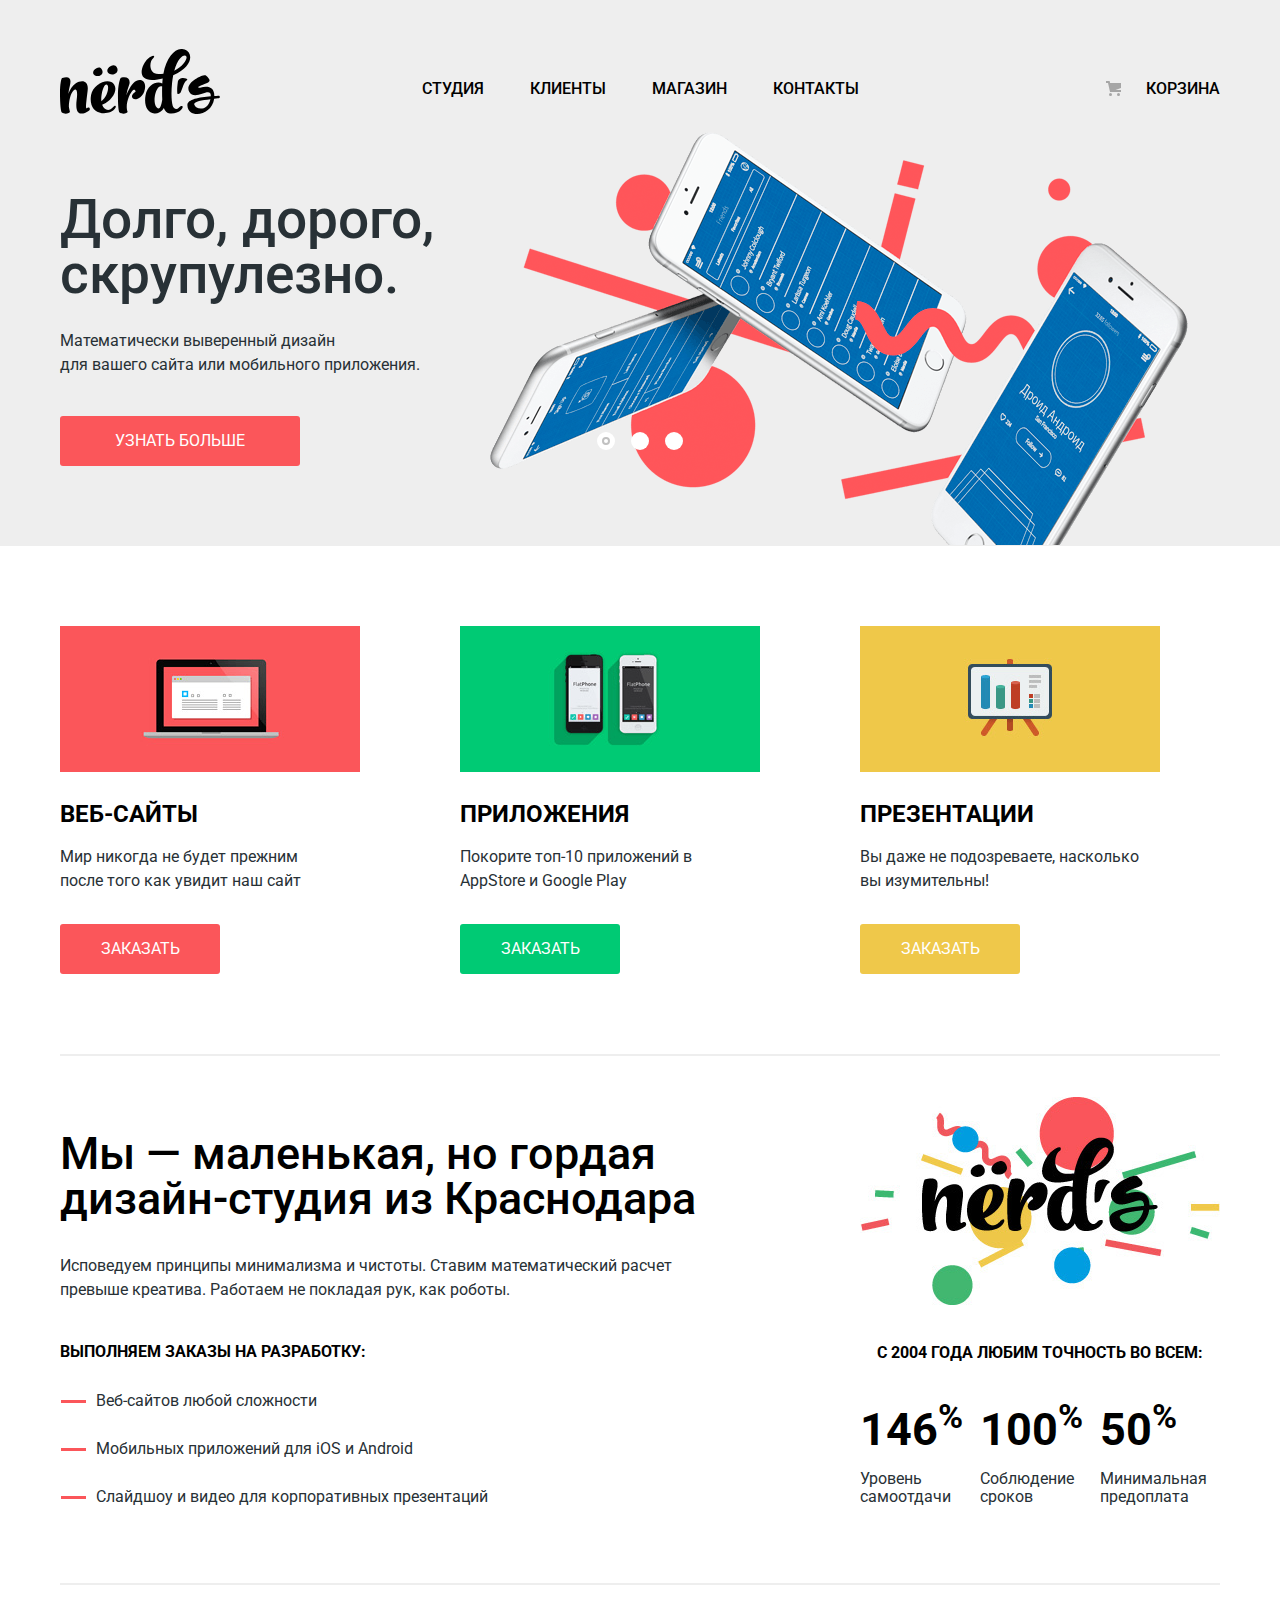
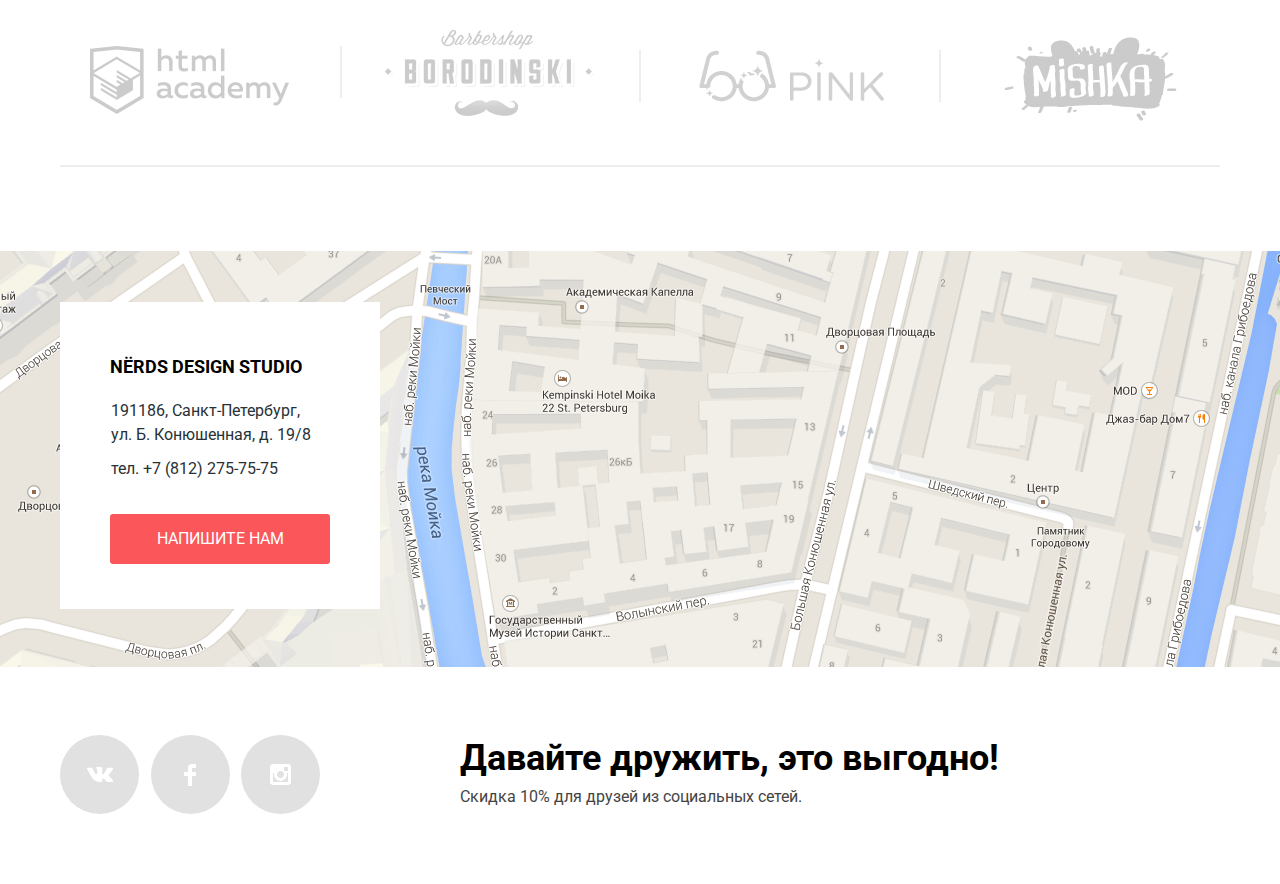
<file: index.html>
<!DOCTYPE html>
<html lang="ru">
  <head>
    <meta charset="utf-8">
    <meta name="format-detection" content="telephone=no">
    <title>Nerds</title>
    <link href="https://fonts.googleapis.com/css?family=Roboto:400,500,700&amp;subset=cyrillic" rel="stylesheet">
    <link href="css/normalize.css" rel="stylesheet">
    <link href="css/style.min.css" rel="stylesheet">
  </head>
  <body>
    <header class="main-header">
      <nav class="main-navigation">
        <a class="main-header-logo">
          <img src="img/nerds-logo.svg" width="160" height="65" alt="Nerds">
        </a>
        <ul class="site-navigation">
          <li><a href="#">Студия</a></li>
          <li><a href="#">Клиенты</a></li>
          <li><a href="catalog.html">Магазин</a></li>
          <li><a href="#">Контакты</a></li>
        </ul>
        <ul class="cart">
          <li class="cart-link">
            <a class="cart-link" href="#">Корзина</a>
        </ul>
      </nav>
    </header>

    <section class="slider">
          <div class="container">
            <h2 class="visually-hidden">Преимущества</h2>
            <input class="visually-hidden" type="radio" id="product-1" name="toggle" checked>
            <input class="visually-hidden" type="radio" id="product-2" name="toggle">
            <input class="visually-hidden" type="radio" id="product-3" name="toggle">
            <div class="slider-controls">
              <label class="slider-controls-item slider-controls-item--1" for="product-1">Первый</label>
              <label class="slider-controls-item slider-controls-item--2" for="product-2">Второй</label>
              <label class="slider-controls-item slider-controls-item--3" for="product-3">Третий</label>
            </div>
            <ul class="slider-list">
              <li class="slider-item">
                <h3>Долго, дорого,<br> скрупулезно.</h3>
                <p>Математически выверенный дизайн<br> для вашего сайта или мобильного приложения.</p>
                <a class="slider-item-button button" href="#">Узнать больше</a>
              </li>
              <li class="slider-item">
                <h3>Любим математику как никто другой</h3>
                <p>Никакого креатива, только математические формулы для расчета идеальных пропорций.</p>
                <a class="slider-item-button button" href="#">Узнать больше</a>
              </li>
              <li class="slider-item">
                <h3>Только ночь,<br> только хардкор</h3>
                <p>Работать днем, как все? Мы против этого.<br> Ближе к полуночи работа только начинается.</p>
                <a class="slider-item-button button" href="#">Узнать больше</a>
              </li>
            </ul>
          </div>
        </section>

    <main>
      <h1 class="visually-hidden">Nerds</h1>
        <h2 class="visually-hidden">Продукты</h2>
      <div class="container">
      <section class="features">
        <ul class="features-list">
          <li class="feature-item">
            <img src="img/feature-01.png" class="feauture-img" width="300" height="146"  alt="Веб-сайты">
            <h3 class="features-title">Веб-сайты</h3>
            <p>Мир никогда не будет прежним после того как увидит наш сайт</p>
            <a class="features-button btn-red" href="#">Заказать</a>
          </li>
          <li class="feature-item">
            <img src="img/feature-02.png" class="feature-img" width="300" height="146"  alt="Приложения">
            <h3 class="features-title">Приложения</h3>
            <p>Покорите топ-10 приложений в AppStore и Google Play</p>
            <a class="features-button btn-green" href="#">Заказать</a>
          </li>
          <li class="feature-item">
            <img src="img/feature-03.png" class="feature-img" width="300" height="146"  alt="Презентации">
            <h3 class="features-title">Презентации</h3>
            <p>Вы даже не подозреваете, насколько вы изумительны!</p>
            <a class="features-button btn-yellow" href="#">Заказать</a>
          </li>
        </ul>
      </section>

      <section class="about-us">
        <div class="column-left">
          <h2>Мы — маленькая, но гордая дизайн-студия из Краснодара</h2>
          <p>Исповедуем принципы минимализма и чистоты. Ставим математический расчет превыше креатива. Работаем не покладая рук, как роботы.</p>
          <h3>Выполняем заказы на разработку:</h3>
            <ul class="custom-list">
              <li>Веб-сайтов любой сложности</li>
              <li>Мобильных приложений для iOS и Android</li>
              <li>Слайдшоу и видео для корпоративных презентаций</li>
            </ul>
        </div>
        <div class="column-right">
            <a class="logo-since">
              <img src="img/logo-since.jpg" width="360" height="208" alt="Logo-since">
            </a>
            <h3>С 2004 года любим точность во всем:</h3>
            <ul class="percent-list">
              <li><span class="percent">146<sup>%</sup></span> Уровень самоотдачи</li>
              <li><span class="percent">100<sup>%</sup></span> Соблюдение сроков</li>
              <li><span class="percent">50<sup>%</sup></span> Минимальная предоплата</li>
            </ul>
          </div>
      </section>

      <ul class="partners">
          <li><a href="https://htmlacademy.ru/intensive/htmlcss"><img src="img/logo-1.png" width="199" height="68" alt="HTML Academy"></a></li>
          <li><a href="#"><img src="img/logo-2.png" width="209" height="90" alt="Barbershop Borodinski"></a></li>
          <li><a href="#"><img src="img/logo-3.png" width="185" height="52" alt="Pink"></a></li>
          <li><a href="#"><img src="img/logo-4.png" width="173" height="84" alt="Mishka"></a></li>
      </ul>
    </div>
    </main>

    <footer class="main-footer">
      <div class="container contacts-container">
        <div class="contacts">
          <h2>Nёrds Design Studio</h2>
          <p>191186, Санкт-Петербург,<br>ул. Б. Конюшенная, д. 19/8</p>
          <p>тел. +7 (812) 275-75-75</p>
          <a class="btn-write" href="#">Напишите нам</a>
        </div>
      </div>
      <div class="map">
        <iframe class="yandex-map" src="https://yandex.ru/map-widget/v1/-/CBuyA-HzxD" width="1440" height="416"></iframe>
      </div>
      <div class="footer-bottom">
        <div class="footer-social">
          <ul>
            <li>
              <a class="social-button" href="#"><span class="visually-hidden">Вконтакте</span>
                <svg xmlns="http://www.w3.org/2000/svg" width="26" height="15" viewBox="0 0 26 15">
                  <path fill="#FFF" d="M16.138 11.51c.956-.309 2.18 2.04 3.483 2.939.978.681 1.727.534 1.727.534l3.473-.05s1.815-.112.957-1.554c-.071-.12-.503-1.069-2.585-3.022-2.177-2.043-1.882-1.712.739-5.244 1.597-2.153 2.236-3.468 2.036-4.028-.192-.539-1.365-.399-1.365-.399L20.69.713c-.381.001-.704.119-.851.515-.003.004-.621 1.666-1.445 3.079-1.741 2.989-2.436 3.148-2.724 2.961-.661-.433-.494-1.737-.494-2.664 0-2.897.432-4.105-.846-4.417-.427-.104-.739-.172-1.828-.182-1.392-.021-2.574 0-3.244.329-.445.223-.786.712-.579.74.26.035.843.16 1.155.586.401.552.389 1.789.389 1.789s.229 3.411-.54 3.834c-.528.29-1.25-.302-2.803-3.016-.793-1.388-1.392-2.922-1.392-2.922s-.116-.285-.326-.441c-.25-.185-.6-.244-.6-.244L.848.684S.29.7.085.946c-.182.218-.015.668-.015.668s2.909 6.881 6.203 10.347c3.02 3.182 6.452 2.971 6.452 2.971h1.555s.469-.054.709-.312c.224-.24.214-.691.214-.691s-.031-2.109.935-2.419z"/>
                </svg>
              </a>
            </li>
            <li>
              <a class="social-button" href="#"><span class="visually-hidden">Фейсбук</span>
                <svg xmlns="http://www.w3.org/2000/svg" width="12" height="22" viewBox="0 0 12 22">
                  <path fill="#FFF" d="M12 4V0H8a4 4 0 0 0-4 4v4H0v4h4v10h4V12h4V8H8V4h4z"/>
                </svg>
              </a>
            </li>
            <li>
              <a class="social-button" href="#"><span class="visually-hidden">Инстаграм</span>
                <svg xmlns="http://www.w3.org/2000/svg" width="21" height="21" viewBox="0 0 21 21">
                  <path fill="#FFF" d="M18 0H3C1.35 0 0 1.35 0 3v15c0 1.65 1.35 3 3 3h15c1.65 0 3-1.35 3-3V3c0-1.65-1.35-3-3-3zm-7.5 7c1.93 0 3.5 1.57 3.5 3.5S12.43 14 10.5 14 7 12.43 7 10.5 8.57 7 10.5 7zM18 18H3V9h1.181A6.504 6.504 0 0 0 4 10.5a6.5 6.5 0 1 0 13 0 6.45 6.45 0 0 0-.181-1.5H18v9zm0-11h-4V3h4v4z"/>
                </svg>
              </a>
            </li>
          </ul>
        </div>
        <div class="footer-slogan">
          <b>Давайте дружить, это выгодно!</b>
          <p>Скидка 10% для друзей из социальных сетей.</p>
        </div>
      </div>
    </footer>

    <section class="modal">
      <h2>Напишите нам</h2>
      <form class="write-us" action="https://echo.htmlacademy.ru" method="post">
        <label class="username">Ваше имя:
          <input type="text" name="username" value="" placeholder="Имя Фамилия">
        </label>
        <label class="email">Ваш e-mail:
          <input type="text" name="email" value="" placeholder="email@example.com">
        </label>
        <label>Текст письма:
          <textarea name="letter" placeholder="В свободной форме"></textarea>
        </label>
        <button class="btn-send" type="submit">Отправить</button>
        <button class="modal-close" type="button">Закрыть</button>
      </form>
    </section>
    <script src="js/modal.min.js"></script>
  </body>
</html>
</file>
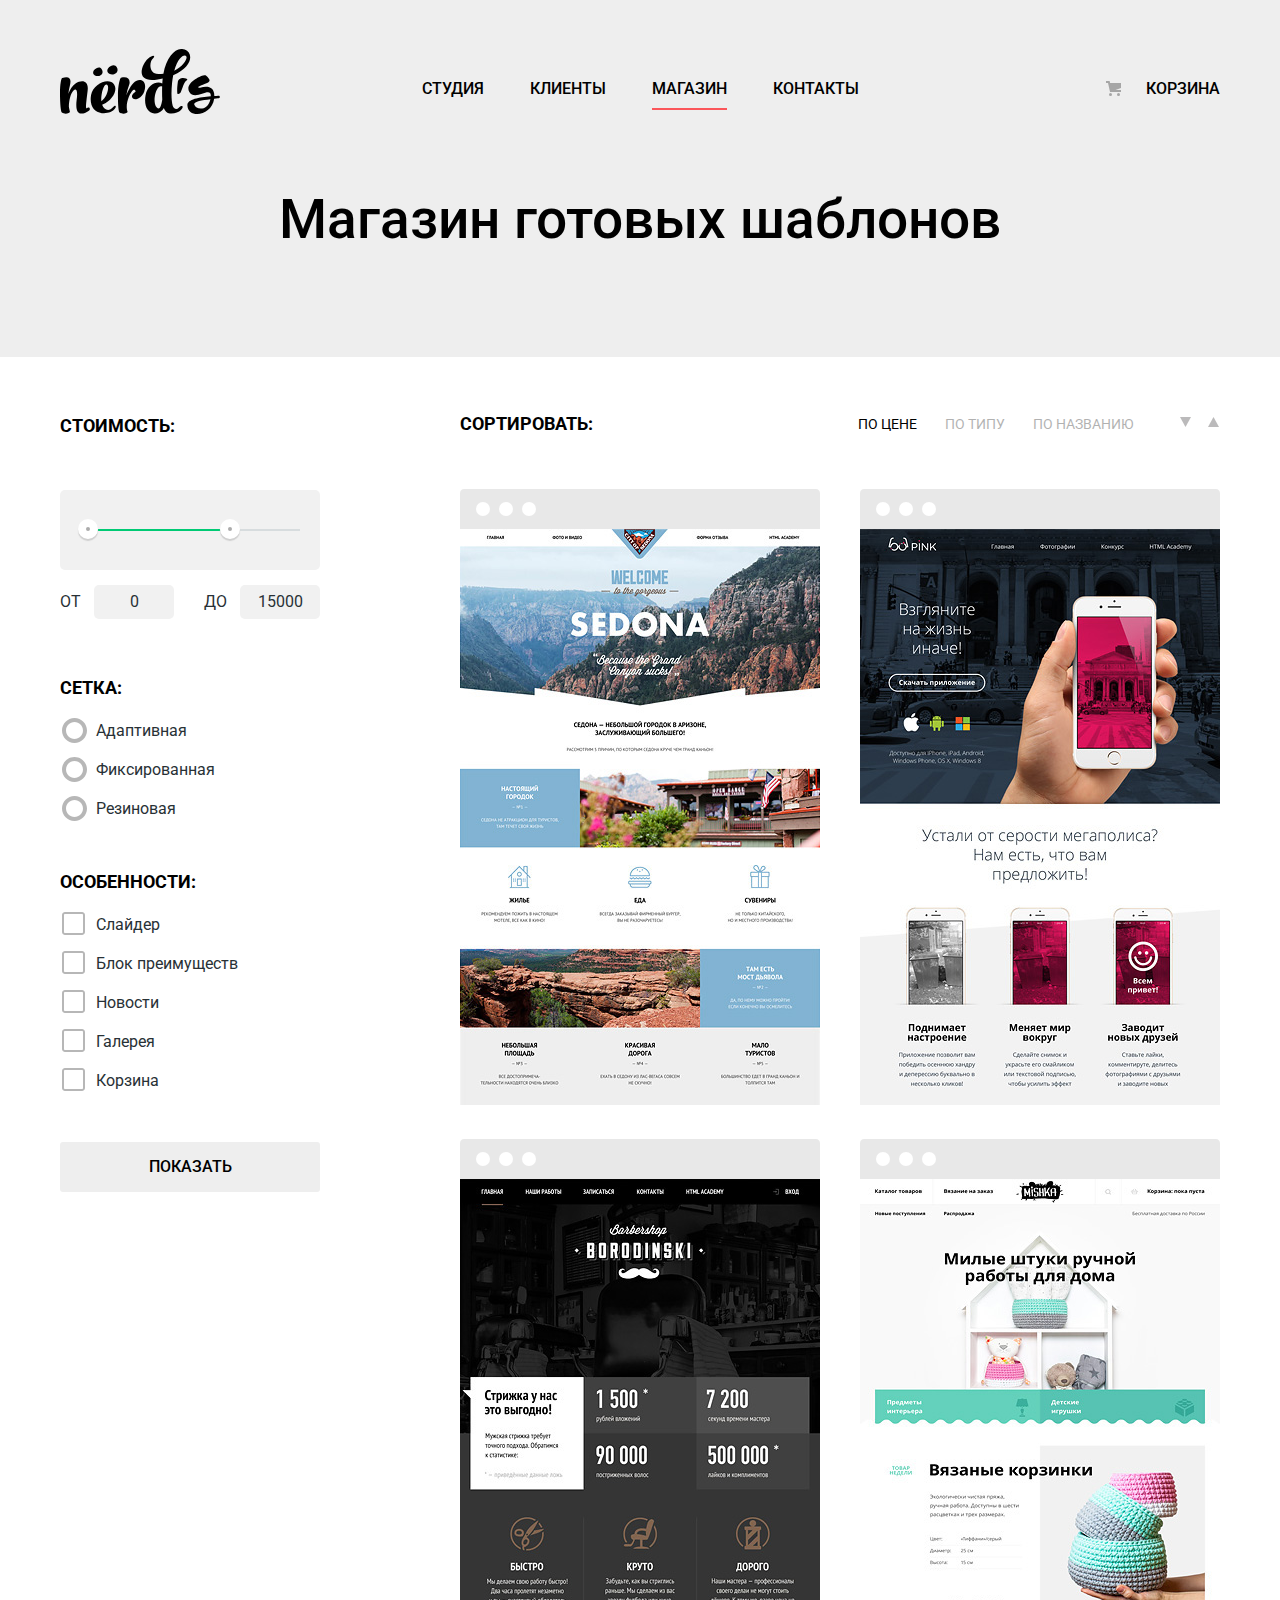
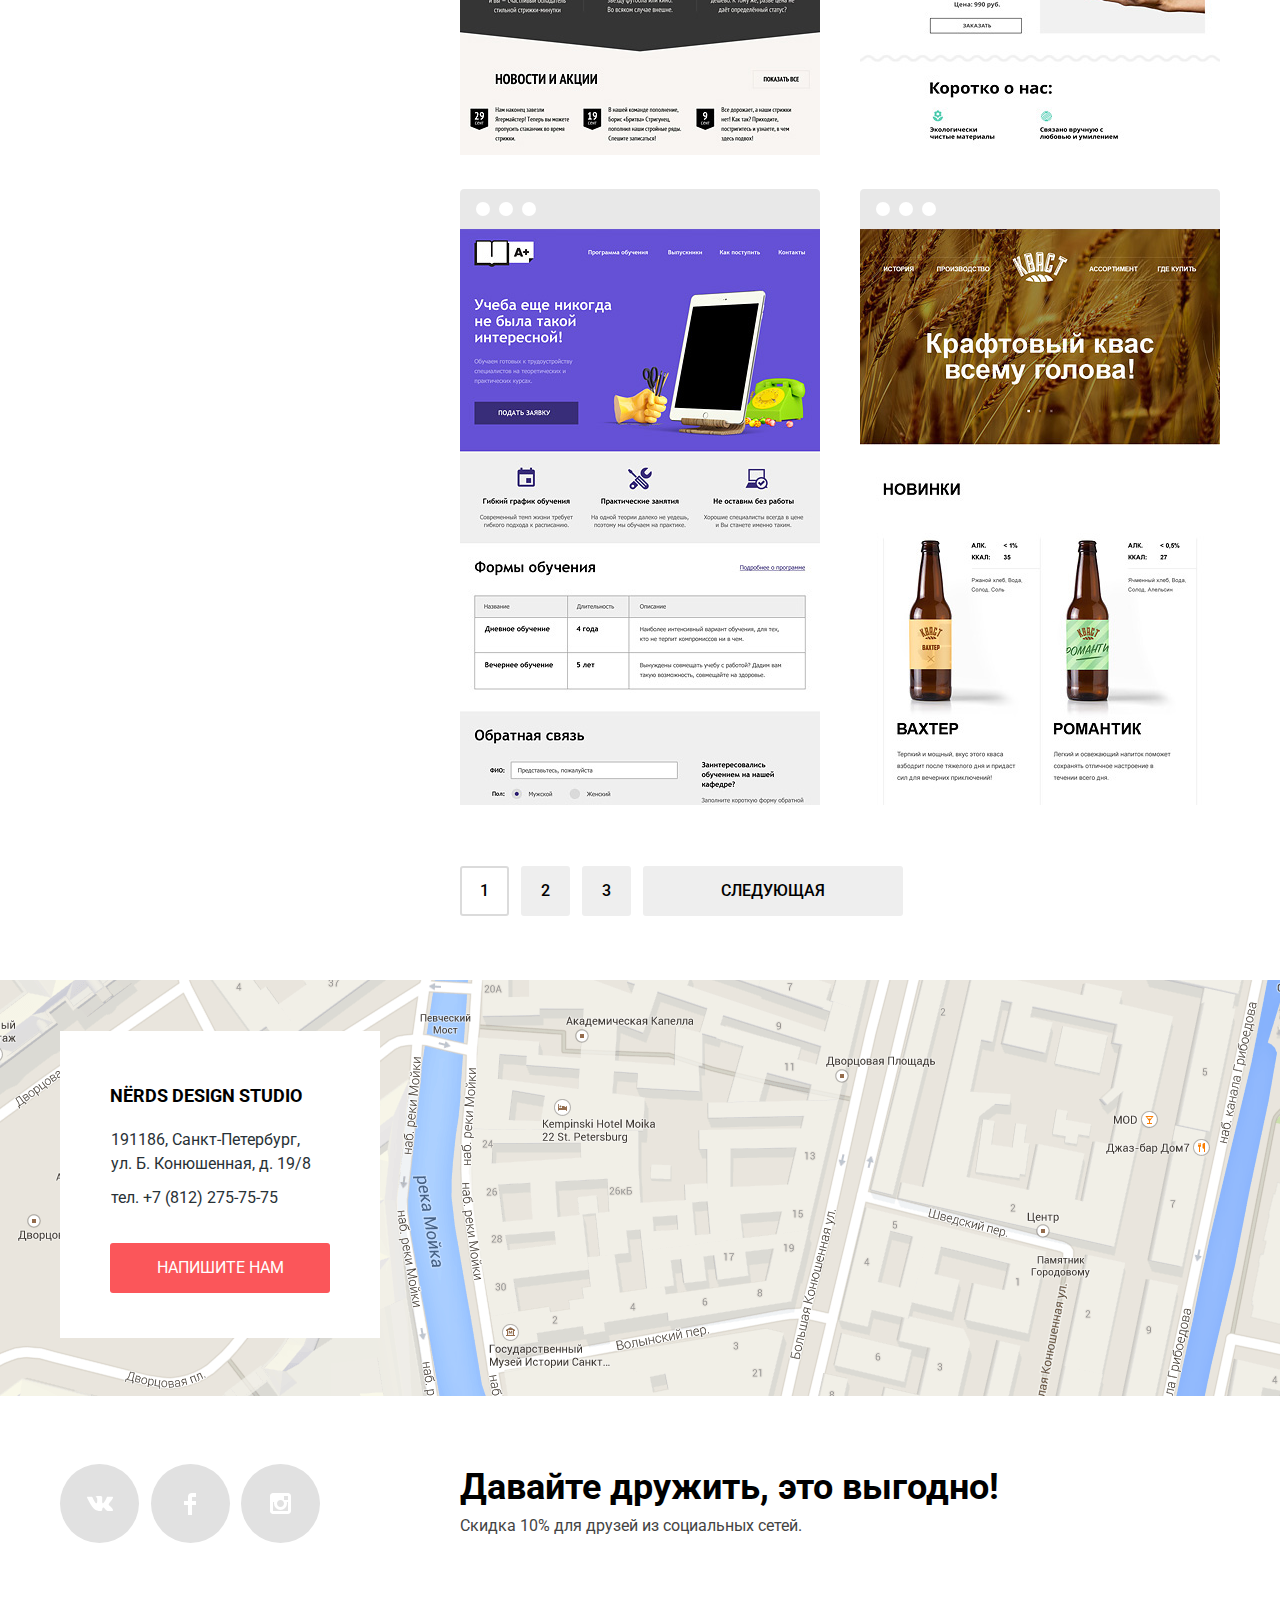
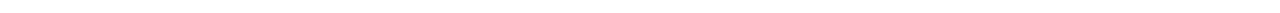
<file: catalog.html>
<!DOCTYPE html>
<html lang="ru">
  <head>
    <meta charset="utf-8">
    <meta name="format-detection" content="telephone=no">
    <title>Nerds</title>
    <link href="https://fonts.googleapis.com/css?family=Roboto:400,500,700&amp;subset=cyrillic" rel="stylesheet">
    <link href="css/normalize.css" rel="stylesheet">
    <link href="css/style.min.css" rel="stylesheet">
  </head>
  <body class="inner-page">
    <header class="main-header">
      <nav class="main-navigation">
        <a class="main-header-logo" href="index.html">
          <img src="img/nerds-logo.svg" width="160" height="65" alt="Nerds">
        </a>
        <ul class="site-navigation">
          <li><a href="#">Студия</a></li>
          <li><a href="#">Клиенты</a></li>
          <li class="site-navigation-current"><a href="catalog.html">Магазин</a></li>
          <li><a href="#">Контакты</a></li>
        </ul>
        <ul class="cart">
          <li class="cart-link">
            <a class="cart-link" href="#">Корзина</a>
          </li>
        </ul>
      </nav>
    </header>

    <div class="container-title">
      <div class="title-wrapper">
        <h1 class="catalog-title">Магазин готовых шаблонов</h1>
      </div>
    </div>
    <main>
    <div class="container">
      <div class="catalog-columns">
        <section class="filters">
          <h2 class="visually-hidden">Фильтр шаблонов</h2>
          <form class="filter" method="get" action="https://echo.htmlacademy.ru">
            <fieldset class="filter-item">
              <legend>Стоимость:</legend>
              <div class="range-filter">
                <div class="range-controls">
                  <div class="scale">
                    <div class="bar"></div>
                  </div>
                  <div class="toggle toggle-min"></div>
                  <div class="toggle toggle-max"></div>
                </div>
                <div class="price-controls">
                  <label class="min-price">от <input name="min-price" type="text" value="0"></label>
                  <label class="max-price">до <input name="max-price" type="text" value="15000"></label>
                </div>
              </div>
            </fieldset>
            <fieldset>
              <legend>Сетка:</legend>
              <ul class="grid">
                <li class="filter-option">
                  <input class="visually-hidden filter-input filter-input-radio" type="radio" name="grid-group" value="adaptive" id="filter-adaptive">
                  <label for="filter-adaptive">Адаптивная</label>
                </li>
                <li class="filter-option">
                  <input class="visually-hidden filter-input filter-input-radio" type="radio" name="grid-group" value="fixed" id="filter-fixed">
                  <label for="filter-fixed">Фиксированная</label>
                </li>
                <li class="filter-option">
                  <input class="visually-hidden filter-input filter-input-radio" type="radio" name="grid-group" value="rubber" id="filter-rubber">
                  <label for="filter-rubber">Резиновая</label>
                </li>
              </ul>
            </fieldset>
            <fieldset class="specials">
              <legend>Особенности:</legend>
              <ul class="properties">
                <li class="filter-option">
                  <input class="visually-hidden filter-input filter-input-checkbox" type="checkbox" name="slider" id="filter-slider">
                  <label for="filter-slider">Слайдер</label>
                </li>
                <li class="filter-option">
                  <input class="visually-hidden filter-input filter-input-checkbox" type="checkbox" name="advantage-block" id="filter-advantage">
                  <label for="filter-advantage">Блок преимуществ</label>
                </li>
                <li class="filter-option">
                  <input class="visually-hidden filter-input filter-input-checkbox" type="checkbox" name="news" id="filter-news">
                  <label for="filter-news">Новости</label>
                </li>
                <li class="filter-option">
                  <input class="visually-hidden filter-input filter-input-checkbox" type="checkbox" name="gallery" id="filter-gallery">
                  <label for="filter-gallery">Галерея</label>
                </li>
                <li class="filter-option">
                  <input class="visually-hidden filter-input filter-input-checkbox" type="checkbox" name="cart" id="filter-cart">
                  <label for="filter-cart">Корзина</label>
                </li>
              </ul>
            </fieldset>
            <button class="btn-filter" type="submit">Показать</button>
          </form>
        </section>
          <div class="catalog-column-right">
            <section class="sorting">
              <h3>Сортировать:</h3>
              <ul class="sorting-list">
                <li class="sorting-item active"><a href="#">По цене</a></li>
                <li class="sorting-item"><a href="#">По типу</a></li>
                <li class="sorting-item"><a href="#">По названию</a></li>
              </ul>
              <ul class="sorting-icons">
                <li><a class="icon-down-dir" href="#"></a></li>
                <li><a class="icon-up-dir" href="#"></a></li>
              </ul>
            </section>
            <section class="catalog">
              <h2 class="visually-hidden">Список шаблонов</h2>
              <ul class="catalog-list">
                <li class="catalog-item">
                    <img src="img/img-sedona.jpg" width="360" height="576"  alt="Sedona">
                  <div class="item-description">
                    <a href="#"><h3>Sedona</h3></a>
                    <p>Информационный сайт<br> для туристов</p>
                    <a class="btn-price" href="#">9 900 руб.</a>
                  </div>
                </li>
                <li class="catalog-item">
                    <img src="img/img-pink.jpg" width="360" height="576"  alt="Pink App">
                  <div class="item-description">
                    <a href="#"><h3>Pink App</h3></a>
                    <p>Продуктовый лендинг приложения для iOS и Android</p>
                    <a class="btn-price" href="#">9 900 руб.</a>
                  </div>
                </li>
                <li class="catalog-item">
                    <img src="img/img-barbershop.jpg" width="360" height="576"  alt="Barbershop">
                  <div class="item-description">
                    <a href="#"><h3>Barbershop</h3></a>
                    <p>Сайт салона красоты. Для мужчин, да.</p>
                    <a class="btn-price" href="#">9 900 руб.</a>
                  </div>
                </li>
                <li class="catalog-item">
                    <img src="img/img-mishka.jpg" width="360" height="576" alt="Mishka">
                  <div class="item-description">
                    <a href="#"><h3>Mishka</h3></a>
                    <p>Интернет магазин вязаных игрушек</p>
                    <a class="btn-price" href="#">9 900 руб.</a>
                  </div>
                </li>
                <li class="catalog-item">
                    <img src="img/img-aplus.jpg" width="360" height="576" alt="A_Plus">
                  <div class="item-description">
                    <a href="#"><h3>A_plus</h3></a>
                    <p>Лендинг курсов повышения квалификации</p>
                    <a class="btn-price" href="#">9 900 руб.</a>
                  </div>
                </li>
                <li class="catalog-item">
                    <img src="img/img-kvast.jpg" width="360" height="576" alt="Kvast">
                  <div class="item-description">
                    <a href="#"><h3>Kvast</h3></a>
                    <p>Промо-сайт производителя крафтового кваса</p>
                    <a class="btn-price" href="#">9 900 руб.</a>
                  </div>
                </li>
              </ul>
              <ul class="pagination-list">
                <li class="pagination-item pagination-item-current"><a>1</a></li>
                <li class="pagination-item"><a href="#">2</a></li>
                <li class="pagination-item"><a href="#">3</a></li>
                <li class="pagination-item next"><a href="#">Следующая</a></li>
              </ul>
            </section>
        </div>
      </div>
    </div>
    </main>

    <footer class="main-footer">
      <div class="container contacts-container">
        <div class="contacts">
          <h2>Nёrds Design Studio</h2>
          <p>191186, Санкт-Петербург,<br>ул. Б. Конюшенная, д. 19/8</p>
          <p>тел. +7 (812) 275-75-75</p>
          <a class="btn-write" href="#">Напишите нам</a>
        </div>
      </div>
      <div class="map">
        <iframe class="yandex-map" src="https://yandex.ru/map-widget/v1/-/CBuyA-HzxD" width="1440" height="416"></iframe>
      </div>
      <div class="footer-bottom">
        <div class="footer-social">
          <ul>
            <li>
              <a class="social-button" href="#"><span class="visually-hidden">Вконтакте</span>
                <svg xmlns="http://www.w3.org/2000/svg" width="26" height="15" viewBox="0 0 26 15">
                  <path fill="#FFF" d="M16.138 11.51c.956-.309 2.18 2.04 3.483 2.939.978.681 1.727.534 1.727.534l3.473-.05s1.815-.112.957-1.554c-.071-.12-.503-1.069-2.585-3.022-2.177-2.043-1.882-1.712.739-5.244 1.597-2.153 2.236-3.468 2.036-4.028-.192-.539-1.365-.399-1.365-.399L20.69.713c-.381.001-.704.119-.851.515-.003.004-.621 1.666-1.445 3.079-1.741 2.989-2.436 3.148-2.724 2.961-.661-.433-.494-1.737-.494-2.664 0-2.897.432-4.105-.846-4.417-.427-.104-.739-.172-1.828-.182-1.392-.021-2.574 0-3.244.329-.445.223-.786.712-.579.74.26.035.843.16 1.155.586.401.552.389 1.789.389 1.789s.229 3.411-.54 3.834c-.528.29-1.25-.302-2.803-3.016-.793-1.388-1.392-2.922-1.392-2.922s-.116-.285-.326-.441c-.25-.185-.6-.244-.6-.244L.848.684S.29.7.085.946c-.182.218-.015.668-.015.668s2.909 6.881 6.203 10.347c3.02 3.182 6.452 2.971 6.452 2.971h1.555s.469-.054.709-.312c.224-.24.214-.691.214-.691s-.031-2.109.935-2.419z"/>
                </svg>
              </a>
            </li>
            <li>
              <a class="social-button" href="#"><span class="visually-hidden">Фейсбук</span>
                <svg xmlns="http://www.w3.org/2000/svg" width="12" height="22" viewBox="0 0 12 22">
                  <path fill="#FFF" d="M12 4V0H8a4 4 0 0 0-4 4v4H0v4h4v10h4V12h4V8H8V4h4z"/>
                </svg>
              </a>
            </li>
            <li>
              <a class="social-button" href="#"><span class="visually-hidden">Инстаграм</span>
                <svg xmlns="http://www.w3.org/2000/svg" width="21" height="21" viewBox="0 0 21 21">
                  <path fill="#FFF" d="M18 0H3C1.35 0 0 1.35 0 3v15c0 1.65 1.35 3 3 3h15c1.65 0 3-1.35 3-3V3c0-1.65-1.35-3-3-3zm-7.5 7c1.93 0 3.5 1.57 3.5 3.5S12.43 14 10.5 14 7 12.43 7 10.5 8.57 7 10.5 7zM18 18H3V9h1.181A6.504 6.504 0 0 0 4 10.5a6.5 6.5 0 1 0 13 0 6.45 6.45 0 0 0-.181-1.5H18v9zm0-11h-4V3h4v4z"/>
                </svg>
              </a>
            </li>
          </ul>
        </div>
        <div class="footer-slogan">
          <b>Давайте дружить, это выгодно!</b>
          <p>Скидка 10% для друзей из социальных сетей.</p>
        </div>
      </div>
    </footer>

    <section class="modal">
      <h2>Напишите нам</h2>
      <form class="write-us" action="https://echo.htmlacademy.ru" method="post">
        <label class="username">Ваше имя:
          <input type="text" name="username" value="" placeholder="Имя Фамилия">
        </label>
        <label class="email">Ваш e-mail:
          <input type="text" name="email" value="" placeholder="email@example.com">
        </label>
        <label>Текст письма:
          <textarea name="letter" placeholder="В свободной форме"></textarea>
        </label>
        <button class="btn-send" type="submit">Отправить</button>
        <button class="modal-close" type="button">Закрыть</button>
      </form>
    </section>
    <script src="js/modal.min.js"></script>
  </body>
</html>
</file>
<file: css/style.min.css>
.cart,.custom-list,.features-list,.partners,.percent-list,.slider-list{list-style:none}.cart::before,.custom-list li:before,.partners li:first-child::before,.site-navigation-current::before,.slider-controls label::after{content:""}.about-us h3,.btn-filter,.btn-price,.catalog h3,.cost,.features-button,.features-title,.filters legend,.main-navigation,.slider-item-button,.sorting h3,.sorting ul{text-transform:uppercase}.btn-filter,.btn-send{vertical-align:middle}.btn-price,.btn-send,.btn-write,.features-button,.slider-item-button,a{text-decoration:none}body{margin:0;padding:0;min-width:1200px;font-family:Roboto,Arial,sans-serif;font-size:16px;line-height:24px;font-weight:400;color:#283136}img{max-width:100%;height:auto}.visually-hidden:not(:focus):not(:active),input[type=checkbox].visually-hidden,input[type=radio].visually-hidden{position:absolute;width:1px;height:1px;margin:-1px;border:0;padding:0;white-space:nowrap;-webkit-clip-path:inset(100%);clip-path:inset(100%);clip:rect(0 0 0 0);overflow:hidden}.main-header{margin-bottom:0;padding-top:49px}.main-header-logo{width:160px;height:65px;margin-right:202px}.main-header-logo img:hover{opacity:.8}.main-header-logo img:active{opacity:.3}.main-navigation{font-size:16px;line-height:30px;font-weight:500;color:#000;width:1160px;margin:0 auto;padding:0 20px;display:-webkit-box;display:-ms-flexbox;display:flex;-webkit-box-align:end;-ms-flex-align:end;align-items:flex-end}.site-navigation{margin:0;padding:0 0 10px;display:-webkit-box;display:-ms-flexbox;display:flex;-ms-flex-wrap:wrap;flex-wrap:wrap;-webkit-box-pack:justify;-ms-flex-pack:justify;justify-content:space-between;list-style:none}.site-navigation li{margin-right:46px}.site-navigation li:last-child{margin-right:0}.site-navigation-current{position:relative}.site-navigation-current::before{position:absolute;bottom:-6px;width:100%;height:2px;background-color:#fb565a}.main-header,.slider{background-color:#eee}.cart{position:relative;margin:0 0 0 auto;padding:0 0 10px 40px;max-width:160px}.cart::before{position:absolute;top:7px;left:0;width:15px;height:15px;background-image:url(../img/cart-icon.svg);background-repeat:no-repeat;background-position:0 0}.cart a,.site-navigation a{color:#000}.cart a:hover,.site-navigation a:hover{color:#fb565a}.cart a:active,.site-navigation a:active{color:rgba(0,0,0,.3)}.slider{position:relative}.slider-controls{position:absolute;left:50%;bottom:104px;z-index:100;width:160px;height:18px;text-align:center;font-size:0;-webkit-transform:translateX(-50%);-ms-transform:translateX(-50%);transform:translateX(-50%)}.slider-controls label{position:relative;display:inline-block;width:18px;height:18px;padding:8px;border-radius:50%;cursor:pointer}.slider-controls label::after{position:absolute;top:8px;left:8px;z-index:1;width:18px;height:18px;background:#fff;border-radius:50%}.slider-list{margin:0;padding:0}.slider-item{display:none;padding:78px 0 80px}.slider-item:nth-child(1){background-image:url(../img/slide1.png);background-repeat:no-repeat;background-position:93% 18px}.slider-item:nth-child(2){background-image:url(../img/slide2.png);background-repeat:no-repeat;background-position:100% 0}.slider-item:nth-child(3){background-image:url(../img/slide3.png);background-repeat:no-repeat;background-position:100% 20px}#product-1:checked~.slider-list .slider-item:nth-child(1),#product-2:checked~.slider-list .slider-item:nth-child(2),#product-3:checked~.slider-list .slider-item:nth-child(3){display:block}#product-1:checked~.slider-controls .slider-controls-item--1::before,#product-2:checked~.slider-controls .slider-controls-item--2::before,#product-3:checked~.slider-controls .slider-controls-item--3::before{content:"";position:absolute;left:50%;top:50%;z-index:2;width:4px;height:4px;margin:-4px;background-color:inherit;border:2px solid #c1c1c1;border-radius:50%}.slider-item h3{max-width:600px;margin:0 0 27px;font-size:55px;line-height:55px;font-weight:500}.slider-item p{max-width:430px;margin:0 0 39px}.slider-item-button{display:block;width:240px;padding:16px 0;font-size:16px;line-height:18px;color:#fff;text-align:center;background-color:#fb565a;border-radius:3px;border:none}.about-us,.features-list{display:-webkit-box;display:-ms-flexbox}.slider-item-button:focus,.slider-item-button:hover{background-color:#e74246}.slider-item-button:active{background-color:#d7373b;color:rgba(255,255,255,.3);-webkit-box-shadow:0 3px rgba(0,0,0,.1) inset;box-shadow:0 3px rgba(0,0,0,.1) inset}.btn-price:active,.features-button:active{-webkit-box-shadow:0 3px rgba(0,0,0,.1) inset}.container{width:1200px;margin:0 auto;padding:0 20px;-webkit-box-sizing:border-box;box-sizing:border-box}.features{margin:0;padding:0 0 80px;border-bottom:2px solid #eee}.features-title{font-size:24px;line-height:30px;font-weight:700;color:#000;margin:20px 0 0}.feature-item p{padding-right:20px;margin-bottom:31px}.features-list{display:flex;-ms-flex-wrap:wrap;flex-wrap:wrap;margin:0;padding:0}.feature-item{width:300px;padding-top:80px;margin-right:100px}.feature-item:last-child{margin-right:0}.features-button{display:block;width:160px;padding:16px 0;font-size:16px;line-height:18px;color:#fff;text-align:center;background-color:#fb565a;border-radius:3px;border:none}.about-us,.partners{border-bottom:2px solid #eee}.features-button:hover{background-color:#e74246}.features-button:active{background-color:#d7373b;color:rgba(255,255,255,.3);box-shadow:0 3px rgba(0,0,0,.1) inset}.btn-green{background-color:#00ca74}.btn-green:hover{background-color:#00bc6c}.btn-green:active{color:rgba(255,255,255,.3);background-color:#00aa62}.btn-yellow{background-color:#efc84a}.btn-yellow:hover{background-color:#eab534}.btn-yellow:active{color:rgba(255,255,255,.3);background-color:#e5a722}.about-us{display:flex;-webkit-box-pack:justify;-ms-flex-pack:justify;justify-content:space-between;padding-bottom:50px}.column-left{width:660px;padding-top:75px}.column-left h2{margin:0;padding:0 0 17px}.column-left h3{margin:0;padding:22px 0 25px}.about-us h2{font-size:45px;line-height:45px;font-weight:500;color:#000}.about-us h3{font-size:16px;line-height:24px;font-weight:700;color:#000}.custom-list{margin:0;padding:0}.custom-list li{position:relative;margin-bottom:24px;padding-left:36px}.custom-list li:before{position:absolute;top:11px;left:1px;width:25px;height:3px;background:#fb565a}.column-right{width:360px;padding-top:41px}.column-right h3{margin:29px 0 60px 17px;padding:0}.percent-list{font-size:16px;line-height:18px;font-weight:400;color:#283136;padding:0;margin:0;display:-webkit-box;display:-ms-flexbox;display:flex}.filters legend,.percent{color:#000;font-weight:700}.percent{font-size:45px;line-height:10px;display:block;margin-right:17px;margin-bottom:35px}.catalog-columns,.partners{display:-webkit-box;display:-ms-flexbox}.partners{display:flex;-ms-flex-wrap:wrap;flex-wrap:wrap;margin:0;padding:45px 0 37px}.partners li:first-child{margin:16px 96px 0 30px;position:relative}.partners li:first-child::before{position:absolute;top:0;left:250px;width:2px;height:52px;background:#eee}.partners li:nth-child(3){margin:20px 0 0 105px;position:relative}.partners li:nth-child(3)::after,.partners li:nth-child(3)::before{position:absolute;top:0;width:2px;height:52px;background:#eee;content:""}.partners li:nth-child(3)::after{left:240px}.partners li:nth-child(3)::before{left:-60px}.partners li:last-child{margin:7px 0 0 120px}.partners a{opacity:.2}.partners a:focus,.partners a:hover{opacity:1}.partners a:active{opacity:.1}.container-title{background-color:#eee}.title-wrapper{width:1160px;margin:0 auto;padding:0}.catalog-columns{display:flex}.catalog-column-right,.filters{display:-webkit-box;display:-ms-flexbox;-webkit-box-orient:vertical;-webkit-box-direction:normal}.filters{display:flex;-ms-flex-direction:column;flex-direction:column;width:260px}.filter-item{margin:0;padding:0;border:none}.filter-item legend{padding-top:54px}.range-filter{width:260px;margin-top:49px;margin-bottom:54px}.filters legend{font-size:18px;line-height:30px}.specials legend{padding-top:47px}.range-controls{position:relative;height:41px;margin-bottom:15px;padding-top:39px;padding-right:20px;padding-left:20px;background-color:#f1f1f1;border-radius:5px}.range-controls .scale{height:2px;background:#d7dcde}.range-controls .bar{width:70%;height:2px;background:#00ca74}.range-controls .toggle{position:absolute;top:29px;left:0;width:4px;height:4px;padding:0;border:8px solid #fff;background-color:#ababab;-webkit-box-shadow:0 2px 1px 0 #cfcfcf;box-shadow:0 2px 1px 0 #cfcfcf;border-radius:50%;cursor:pointer}.range-controls .toggle-min{left:18px}.range-controls .toggle-max{left:160px}.price-controls{font-size:0}.price-controls label{display:inline-block;width:50%;font-size:16px;line-height:22px;text-transform:uppercase}.price-controls input{width:60px;padding:8px 10px;margin-left:9px;font-family:Roboto,Arial,sans-serif;font-size:16px;text-align:center;color:#283136;border:none;border-radius:5px;background:#f1f1f1}.max-price{text-align:right}.catalog-column-right{display:flex;-ms-flex-direction:column;flex-direction:column;-webkit-box-align:end;-ms-flex-align:end;align-items:flex-end;width:800px;padding:0;margin-left:auto}.sorting,.sorting-list{display:-webkit-box;display:-ms-flexbox}.sorting{display:flex;-webkit-box-pack:justify;-ms-flex-pack:justify;justify-content:space-between;width:760px;margin-top:34px}.sorting h3{font-size:18px;line-height:30px;font-weight:700;color:#000}.btn-filter,.catalog-title{font-weight:500;text-align:center}.sorting-list{display:flex;-webkit-box-pack:end;-ms-flex-pack:end;justify-content:flex-end;-webkit-box-align:center;-ms-flex-align:center;align-items:center;width:360px;padding:0;margin:0 18px 0 auto}.sorting-item{padding:0;margin-right:28px}.sorting-icons{position:relative}.icon-down-dir,.icon-up-dir{position:absolute;top:12px;width:11px;height:10px;background-repeat:no-repeat;background-position:0 0}.icon-down-dir{left:0;background-image:url(../img/icon-down-dir.svg)}.icon-up-dir{left:28px;background-image:url(../img/icon-up-dir.svg)}.catalog{width:760px;margin:0;padding:32px 0 0}.catalog-item{position:relative;padding-top:40px;margin-bottom:30px}.catalog-list li:last-child,.catalog-list li:nth-last-child(2){margin-bottom:0}.catalog-item::before{content:"";position:absolute;top:0;left:0;width:360px;height:40px;background-image:url(../img/browser.svg);background-repeat:no-repeat;background-position:0 0;opacity:.12}.catalog-item:hover::before{opacity:1}.catalog-list{display:-webkit-box;display:-ms-flexbox;display:flex;-ms-flex-wrap:wrap;flex-wrap:wrap;-webkit-box-pack:justify;-ms-flex-pack:justify;justify-content:space-between;padding:0;margin:0 0 57px;list-style:none}.footer-social ul,.pagination-list{-ms-flex-wrap:wrap;list-style:none}.catalog-title{font-size:55px;line-height:55px;color:#000;margin:0;padding:78px 0 110px}.btn-filter,.btn-price,.cost,.filter ul{font-size:16px}.item-description{display:none;position:absolute;bottom:0;left:0;text-align:center;padding:0 50px;margin:0;width:260px;min-height:230px;background-color:#eee}.btn-filter,.btn-price,.catalog-item:hover .item-description{display:block}.btn-price{width:200px;padding:16px 0;margin:30px auto 15px;line-height:18px;color:#fff;text-align:center;background-color:#fb565a;border-radius:3px;border:none}.btn-price:focus,.btn-price:hover{background-color:#e74246}.btn-price:active{background-color:#d7373b;color:rgba(255,255,255,.3);box-shadow:0 3px rgba(0,0,0,.1) inset}.filter fieldset{padding:0;margin:0;border:none}.grid>.filter-option,.properties>.filter-option{margin-top:18px;padding-left:36px;padding-bottom:1px}.filter-option label{position:relative;display:block;cursor:pointer;-webkit-user-select:none;-moz-user-select:none;-ms-user-select:none;user-select:none}.filter-input-checkbox+label::before,.filter-input-radio+label::before{content:"";position:absolute;top:-3px;left:-34px;width:25px;height:25px;background-position:0 0;opacity:.4;background-repeat:no-repeat}.filter-input-radio+label::before{background-image:url(../img/radio-off.svg)}.filter-input-radio:checked+label::before{background-image:url(../img/radio-on.svg);background-repeat:no-repeat;background-position:0 0;opacity:.4}.filter-input-checkbox+label::before{background-image:url(../img/checkbox-off.svg)}.filter-input-checkbox:checked+label::before{background-image:url(../img/checkbox-on.svg);background-repeat:no-repeat;background-position:0 0;opacity:.4}.filter-input-checkbox+label:hover::before,.filter-input-checkbox:checked+label:hover::after,.filter-input-radio+label:hover::before,.filter-input-radio:checked+label:hover::after{opacity:1}.cost{line-height:22px}.filter ul{line-height:20px;padding:0;margin:0;list-style:none}.filter-input:hover+label::after,.filter-input:hover+label::before{color:#000;opacity:1}.filter-input:disabled+label{opacity:.3}.filter-input:disabled+label::after,.filter-input:disabled+label::before{opacity:.1}.btn-filter{width:260px;padding:16px 0;margin-top:50px;line-height:18px;color:#000;background-color:#eee;border-radius:3px;border:none}.btn-filter:hover{background-color:#dfdfdf}.btn-filter:active{color:rgba(0,0,0,.3);background-color:#d5d5d5}.sorting ul{font-size:14px;line-height:18px;list-style:none}.sorting a{color:#000;opacity:.3}.sorting a:hover{opacity:.6}.active a,.sorting a:active{opacity:1}.catalog ul{font-size:16px;line-height:18px;color:#666;list-style:none}.catalog h3{font-size:18px;line-height:30px;font-weight:700;color:#000}.pagination-list{display:-webkit-box;display:-ms-flexbox;display:flex;flex-wrap:wrap;padding:0;margin:0}.btn-write,.pagination-item a{display:block;font-size:16px;line-height:18px;text-transform:uppercase}.pagination-item{margin-right:12px}.next a:last-child{width:220px;margin-right:0;text-align:center}.pagination-item a{padding:14px 18px;border:2px solid #eee;border-radius:3px;font-weight:500;color:#000;background-color:#eee}.pagination-item a:hover{background-color:#dfdfdf;border-color:#dfdfdf}.pagination-item a:active{color:rgba(0,0,0,.3);background-color:#d5d5d5}.pagination-item-current a,.pagination-item-current a:active,.pagination-item-current a:focus,.pagination-item-current a:hover{color:#000;background-color:#fff}.pagination-item-current a{border-color:#dbdbdb}.contacts-container{position:relative}.map{margin:80px auto 65px;background-image:url(../img/map.png);background-repeat:no-repeat;background-position:50%}.inner-page .map{margin-top:60px}.yandex-map{border:0;width:100%;min-height:416px}.contacts{position:absolute;top:55px;left:20px;width:270px;background-color:#fff;padding-top:35px;padding-left:50px}.contacts p{margin:0;padding:2px 50px 8px 1px}.btn-write{width:220px;padding:16px 0;margin-top:25px;margin-bottom:45px;color:#fff;text-align:center;background-color:#fb565a;border-radius:3px;border:none}.footer-bottom,.social-button{display:-webkit-box;display:-ms-flexbox}.btn-write:focus,.btn-write:hover{background-color:#e74246}.btn-write:active{background-color:#d7373b;color:rgba(255,255,255,.3);-webkit-box-shadow:0 3px rgba(0,0,0,.1) inset;box-shadow:0 3px rgba(0,0,0,.1) inset}.footer-bottom{width:1160px;margin:0 auto;padding:0 20px 70px;display:flex}.footer-social{width:260px;margin-right:140px}.footer-slogan{width:560px;padding-top:5px}.footer-slogan p{margin:0;padding:9px 0 0}.main-footer h2{font-size:18px;line-height:30px;font-weight:700;color:#000;text-transform:uppercase}.map p{font-size:16px;line-height:18px;font-weight:400;color:#666}.btn-send{font-weight:500}.social-button{display:flex;-webkit-box-align:center;-ms-flex-align:center;align-items:center;-webkit-box-pack:center;-ms-flex-pack:center;justify-content:center;width:79px;height:79px;border-radius:50%;background-color:#e1e1e1}.social-button:focus,.social-button:hover{background-color:#e74246}.social-button:active{fill-opacity:.3;background-color:#d7373b}.footer-social ul{display:-webkit-box;display:-ms-flexbox;display:flex;flex-wrap:wrap;-webkit-box-pack:justify;-ms-flex-pack:justify;justify-content:space-between;width:260px;margin:0 auto;padding:0}.footer-slogan b{font-size:36px;line-height:36px;font-weight:700;color:#000}.footer-slogan p{font-size:16px;line-height:22px;font-weight:400;color:#444}.modal{display:none;position:fixed;top:50%;left:50%;width:760px;padding:66px 100px 85px;margin-top:-300px;margin-left:-480px;background-color:#fff;-webkit-box-shadow:0 30px 50px rgba(0,0,0,.7);box-shadow:0 30px 50px rgba(0,0,0,.7)}.modal h2{margin:0 0 41px;font-size:45px;line-height:45px;font-weight:500;color:#000}.modal label{margin-bottom:35px;font-size:16px;line-height:18px;font-weight:700}.write-us{display:-webkit-box;display:-ms-flexbox;display:flex;-ms-flex-wrap:wrap;flex-wrap:wrap;-webkit-box-pack:justify;-ms-flex-pack:justify;justify-content:space-between}.write-us .email,.write-us .username{width:360px}.write-us input[type=text],.write-us textarea{-webkit-box-sizing:border-box;box-sizing:border-box;padding:14px;margin-top:8px;font-size:16px;line-height:18px;font-weight:400;border:2px solid #d7dcde;border-radius:3px}.write-us input[type=text]{width:100%}.write-us input::-webkit-input-placeholder,.write-us textarea::-webkit-input-placeholder{font:inherit;color:rgba(68,68,68,.5)}.write-us input:-ms-input-placeholder,.write-us textarea:-ms-input-placeholder{font:inherit;color:rgba(68,68,68,.5)}.write-us input::-ms-input-placeholder,.write-us textarea::-ms-input-placeholder{font:inherit;color:rgba(68,68,68,.5)}.write-us input::placeholder,.write-us textarea::placeholder{font:inherit;color:rgba(68,68,68,.5)}.write-us input:hover,.write-us textarea:hover{border-color:#b4b9bb}.write-us input:focus,.write-us textarea:focus{border-color:#000}.write-us input:invalid{color:#e74246;border-color:#e74246}.write-us textarea{width:760px;height:118px;resize:none}.btn-send{-webkit-box-sizing:border-box;box-sizing:border-box;display:block;width:260px;padding:16px 0;margin-top:10px;font-size:16px;line-height:18px;color:#fff;text-transform:uppercase;text-align:center;background-color:#fb565a;border-radius:3px;border:none}.btn-send:focus,.btn-send:hover{background-color:#e74246}.btn-send:active{background-color:#d7373b;color:rgba(255,255,255,.3);-webkit-box-shadow:0 3px rgba(0,0,0,.1) inset;box-shadow:0 3px rgba(0,0,0,.1) inset}.modal-close{position:absolute;top:78px;right:90px;width:21px;height:21px;font-size:0;background-color:transparent;border:0;cursor:pointer;background-image:url(../img/close-cross.svg);background-repeat:no-repeat;background-position:0 0;opacity:.3}.modal-close:focus,.modal-close:hover{opacity:1}.modal-close:active{opacity:.1}.modal-show{display:block;-webkit-animation:bounce .6s;animation:bounce .6s}.modal-error{-webkit-animation:shake .6s;animation:shake .6s}@keyframes bounce{0%{-webkit-transform:translateY(-2000px);transform:translateY(-2000px)}70%{-webkit-transform:translateY(30px);transform:translateY(30px)}90%{-webkit-transform:translateY(10px);transform:translateY(10px)}100%{-webkit-transform:translateY(0);transform:translateY(0)}}@-webkit-keyframes bounce{0%{-webkit-transform:translateY(-2000px);transform:translateY(-2000px)}70%{-webkit-transform:translateY(30px);transform:translateY(30px)}90%{-webkit-transform:translateY(10px);transform:translateY(10px)}100%{-webkit-transform:translateY(0);transform:translateY(0)}}@-webkit-keyframes shake{0%,100%{-webkit-transform:translateX(0);transform:translateX(0)}10%,30%,50%,70%,90%{-webkit-transform:translateX(-10px);transform:translateX(-10px)}20%,40%,60%,80%{-webkit-transform:translateX(10px);transform:translateX(10px)}}@keyframes shake{0%,100%{-webkit-transform:translateX(0);transform:translateX(0)}10%,30%,50%,70%,90%{-webkit-transform:translateX(-10px);transform:translateX(-10px)}20%,40%,60%,80%{-webkit-transform:translateX(10px);transform:translateX(10px)}}
</file>
